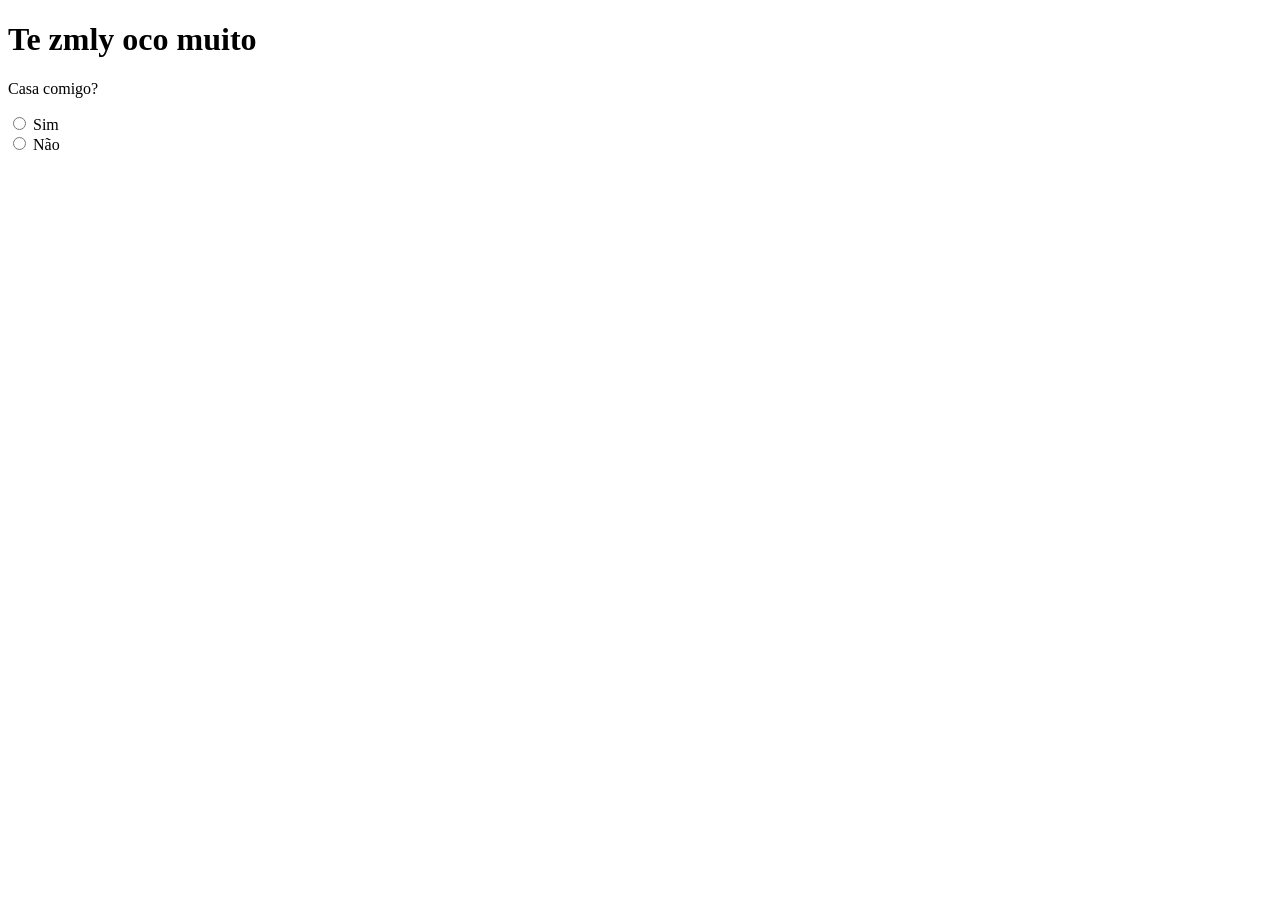
<file: Index.html>
<!DOCTYPE html>
<html lang="en">
<head>
    <meta charset="UTF-8">
    <meta name="viewport" content="width=device-width, initial-scale=1.0">
    <title>Politica de privacidade - SleepInBus</title>
</head>
<body>
    <h1>Te zmly oco muito</h1>
    <p>Casa comigo?</p>
    <input type="radio" name="sim" value="sim"> Sim<br>
    <input type="radio" name="nao" value="nao"> Não<br>
    <script>
        const radios = document.querySelectorAll('input[type="radio"]');
        radios.forEach(radio => {
            radio.addEventListener('change', () => {
                if (radio.value === 'sim') {
                    alert('UHUUUUL :D');
                } else {
                    alert('vai sim, ja pagou o caraio do cartorio >:(');
                }
            });
        });
    </script>
</body>
</html>
</file>
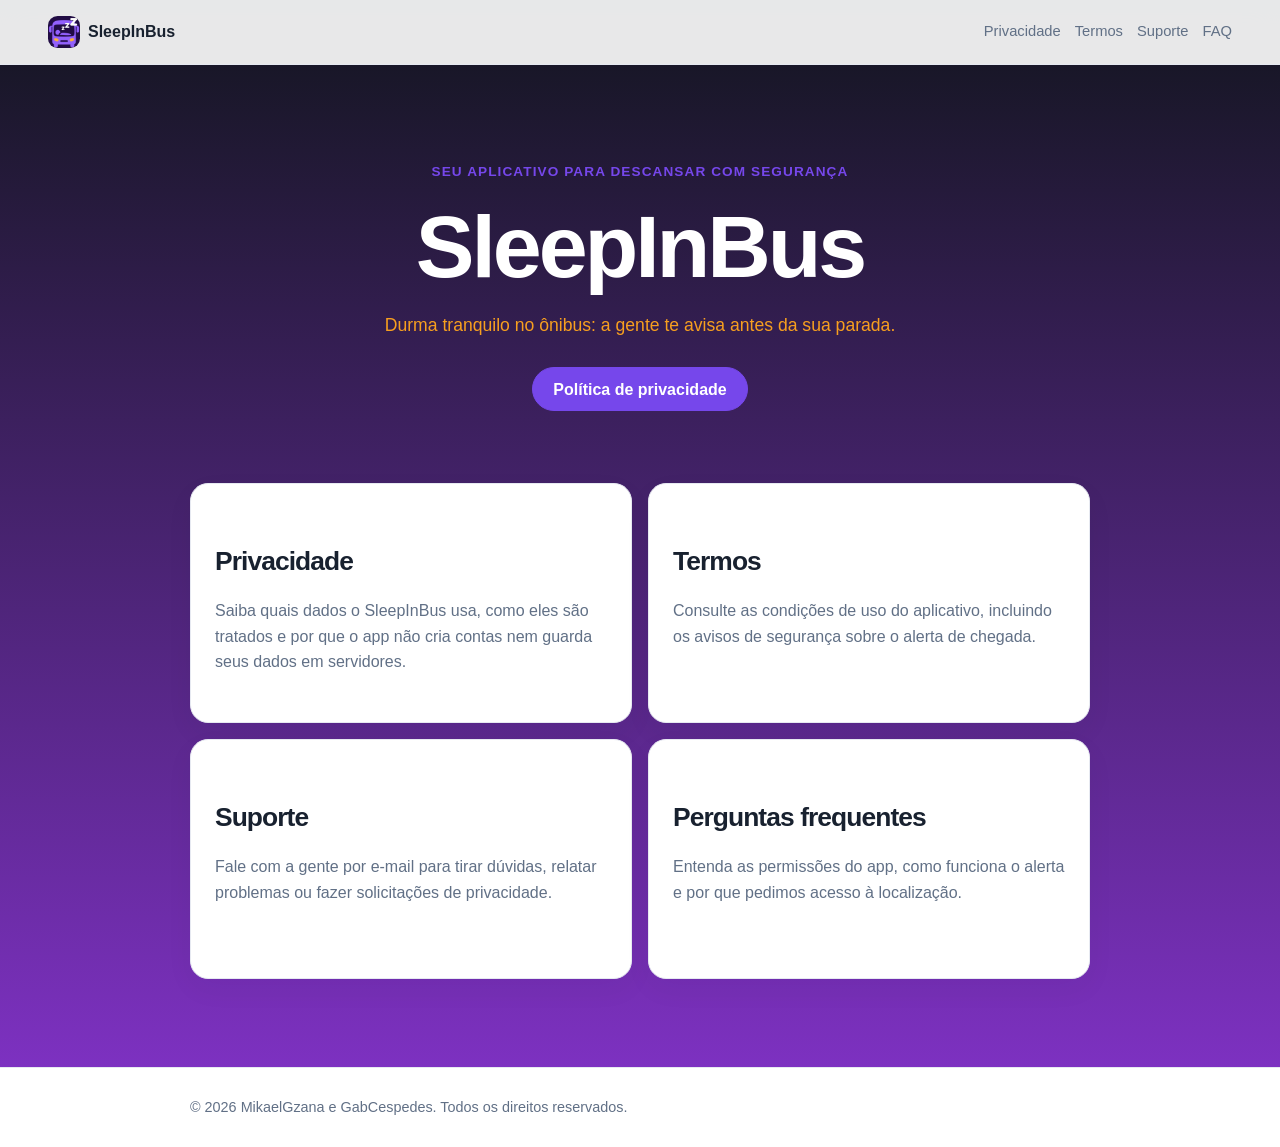
<file: index.html>
<!doctype html>
<html lang="pt-BR">
  <head>
    <meta charset="utf-8">
    <meta name="viewport" content="width=device-width, initial-scale=1">
    <meta name="description" content="Conheça o SleepInBus e acesse as páginas de privacidade, exclusão de conta, suporte, perguntas frequentes e novidades do aplicativo.">
    <meta name="robots" content="index,follow">
    <meta name="theme-color" content="#7647eb">
    <title>SleepInBus</title>
    <link rel="stylesheet" href="assets/styles.css">
  </head>
  <body data-page="home">
    <header class="site-header">
      <nav class="container nav">
        <a class="brand" href="index.html" style="display: inline-flex; align-items: center; gap: 8px;">
          <img class="app-icon" src="assets/images/sleepIcon.jpeg" alt="Ícone do SleepInBus" style="width: 32px; height: 32px; border-radius: 30%; object-fit: cover;">
          <span data-app-name>SleepInBus</span>
        </a>
        <div class="nav-links">
          <a href="privacy.html">Privacidade</a>
          <a href="terms.html">Termos</a>
          <a href="support.html">Suporte</a>
          <a href="faq.html">FAQ</a>
        </div>
      </nav>
    </header>
    <main class="container">
      <section class="hero">
        <div class="eyebrow">Seu aplicativo para descansar com segurança</div>
        <h1 data-app-name id="app-name">SleepInBus</h1>
        <p data-tagline id="data-tagline">Durma tranquilo no ônibus</p>
        <div class="actions">
          <a class="button button-primary" href="privacy.html">Política de privacidade</a>
        </div>
      </section>
      <section class="cards">
        <a class="card" href="privacy.html">
          <h2>Privacidade</h2>
          <p>Saiba quais dados o SleepInBus usa, como eles são tratados e por que o app não cria contas nem guarda seus dados em servidores.</p>
        </a>
        <a class="card" href="terms.html">
          <h2>Termos</h2>
          <p>Consulte as condições de uso do aplicativo, incluindo os avisos de segurança sobre o alerta de chegada.</p>
        </a>
        <a class="card" href="support.html">
          <h2>Suporte</h2>
          <p>Fale com a gente por e-mail para tirar dúvidas, relatar problemas ou fazer solicitações de privacidade.</p>
        </a>
        <a class="card" href="faq.html">
          <h2>Perguntas frequentes</h2>
          <p>Entenda as permissões do app, como funciona o alerta e por que pedimos acesso à localização.</p>
        </a>
      </section>
    </main>
    <footer class="site-footer">
      <div class="container footer-row">
        <span>© 2026 <span data-developer-name>MikaelGzana e GabCespedes</span>. Todos os direitos reservados.</span>
      </div>
    </footer>
    <script src="assets/config.js"></script>
    <script src="assets/site.js"></script>
  </body>
</html>
</file>
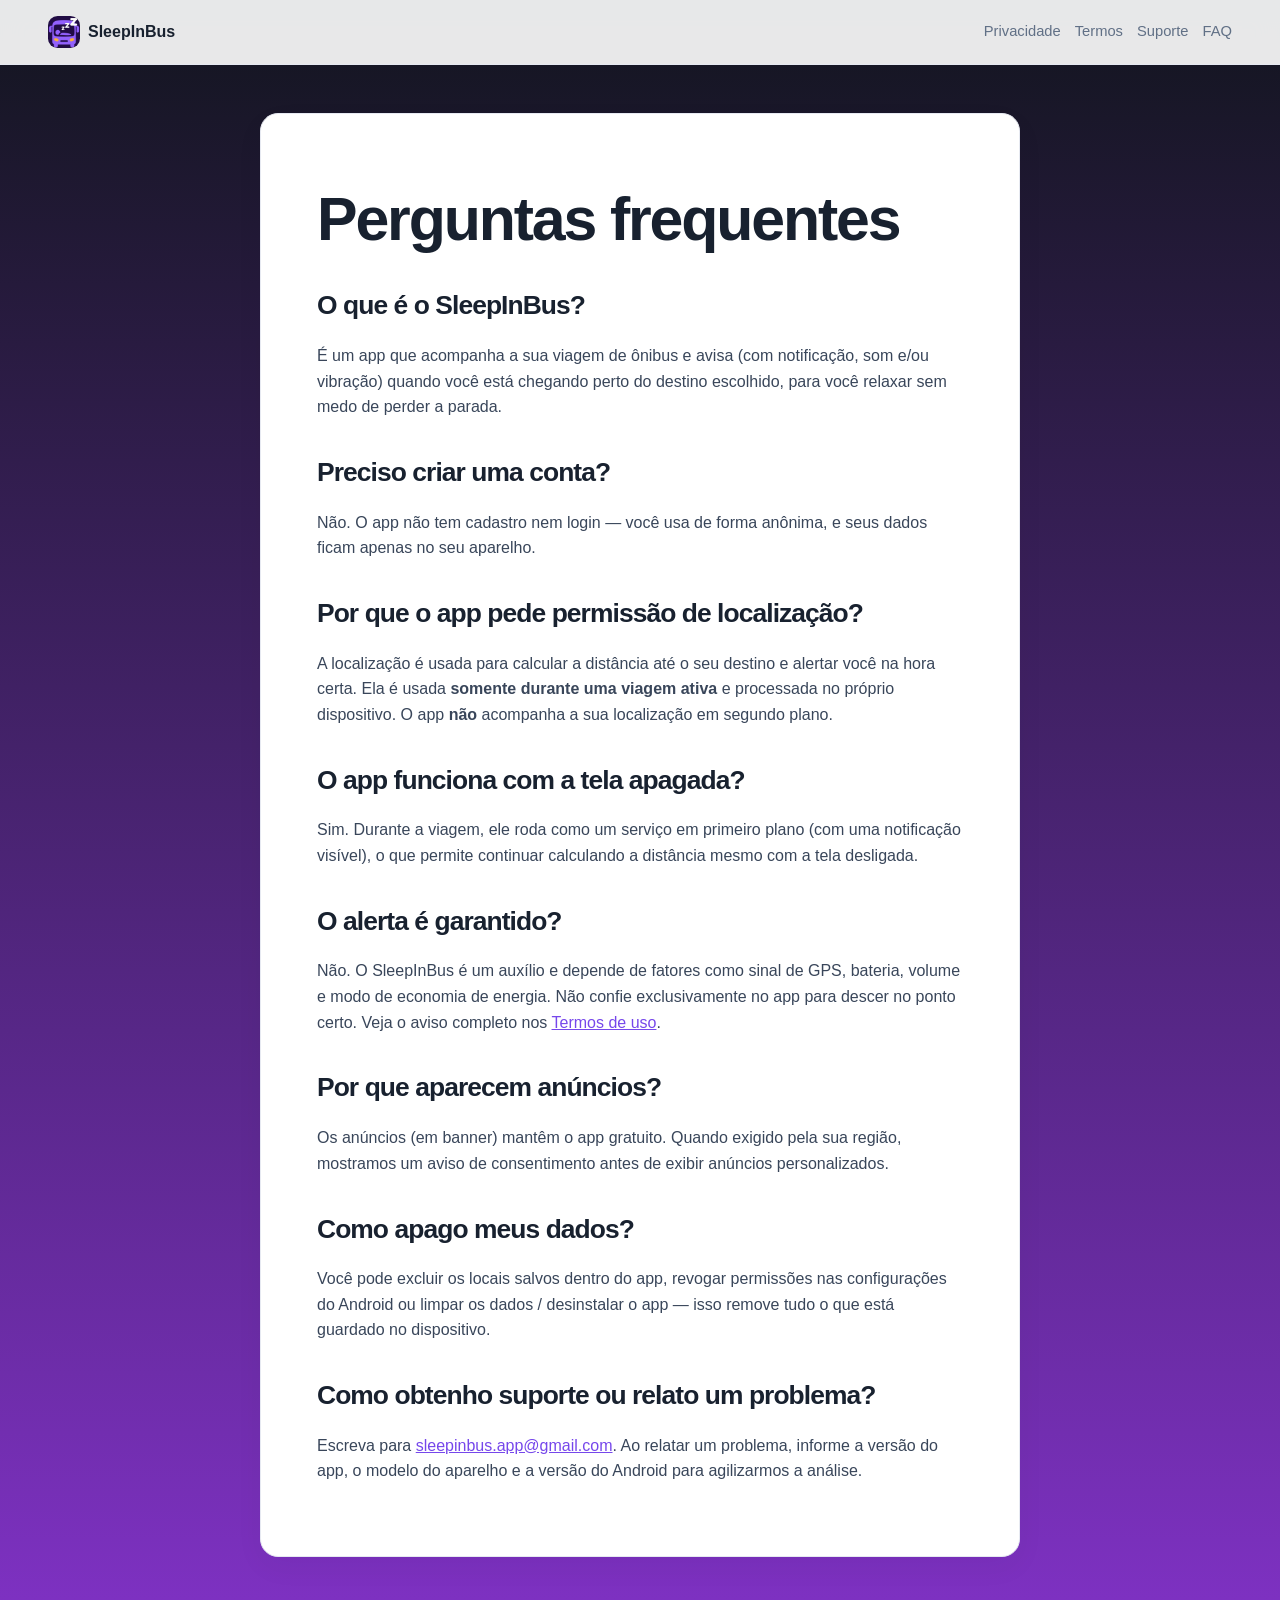
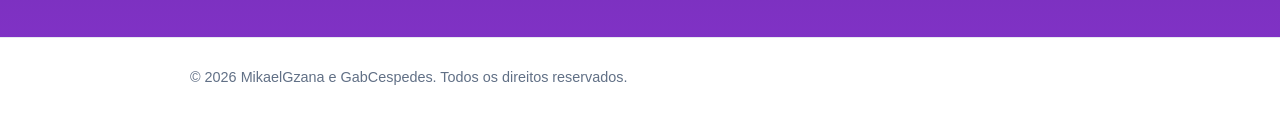
<file: faq.html>
<!doctype html>
<html lang="pt-BR">
  <head><meta charset="utf-8">
    <meta name="viewport" content="width=device-width, initial-scale=1">
    <meta name="description" content="Perguntas frequentes sobre suporte, exclusão de conta e permissões do SleepInBus.">
    <meta name="robots" content="index,follow">
    <meta name="theme-color" content="#7647eb">
    <title>Perguntas frequentes · SleepInBus</title>
    <link rel="stylesheet" href="assets/styles.css">
  </head>
  <body>
    <header class="site-header">
      <nav class="container nav">
        <a class="brand" href="index.html" style="display: inline-flex; align-items: center; gap: 8px;">
          <img class="app-icon" src="assets/images/sleepIcon.jpeg" alt="Ícone do SleepInBus" style="width: 32px; height: 32px; border-radius: 30%; object-fit: cover;">
          <span data-app-name>SleepInBus</span>
        </a>
        <div class="nav-links">
          <a href="privacy.html">Privacidade</a>
          <a href="terms.html">Termos</a>
          <a href="support.html">Suporte</a>
          <a href="faq.html">FAQ</a>
        </div>
      </nav>
    </header>
    <main class="container">
      <article class="legal">
        <h1>Perguntas frequentes</h1>

        <h2>O que é o SleepInBus?</h2>
        <p>É um app que acompanha a sua viagem de ônibus e avisa (com notificação, som e/ou vibração) quando você
        está chegando perto do destino escolhido, para você relaxar sem medo de perder a parada.</p>

        <h2>Preciso criar uma conta?</h2>
        <p>Não. O app não tem cadastro nem login — você usa de forma anônima, e seus dados ficam apenas no seu
        aparelho.</p>

        <h2>Por que o app pede permissão de localização?</h2>
        <p>A localização é usada para calcular a distância até o seu destino e alertar você na hora certa. Ela é
        usada <strong>somente durante uma viagem ativa</strong> e processada no próprio dispositivo. O app
        <strong>não</strong> acompanha a sua localização em segundo plano.</p>

        <h2>O app funciona com a tela apagada?</h2>
        <p>Sim. Durante a viagem, ele roda como um serviço em primeiro plano (com uma notificação visível), o que
        permite continuar calculando a distância mesmo com a tela desligada.</p>

        <h2>O alerta é garantido?</h2>
        <p>Não. O SleepInBus é um auxílio e depende de fatores como sinal de GPS, bateria, volume e modo de
        economia de energia. Não confie exclusivamente no app para descer no ponto certo. Veja o aviso completo
        nos <a href="terms.html">Termos de uso</a>.</p>

        <h2>Por que aparecem anúncios?</h2>
        <p>Os anúncios (em banner) mantêm o app gratuito. Quando exigido pela sua região, mostramos um aviso de
        consentimento antes de exibir anúncios personalizados.</p>

        <h2>Como apago meus dados?</h2>
        <p>Você pode excluir os locais salvos dentro do app, revogar permissões nas configurações do Android ou
        limpar os dados / desinstalar o app — isso remove tudo o que está guardado no dispositivo.</p>

        <h2>Como obtenho suporte ou relato um problema?</h2>
        <p>Escreva para <a data-Suporte-email href="mailto:sleepinbus.app@gmail.com">sleepinbus.app@gmail.com</a>.
        Ao relatar um problema, informe a versão do app, o modelo do aparelho e a versão do Android para
        agilizarmos a análise.</p>
      </article>
    </main>
    <footer class="site-footer">
      <div class="container footer-row">
        <span>© 2026 <span data-developer-name>MikaelGzana e GabCespedes</span>. Todos os direitos reservados.</span>
      </div>
    </footer>
    <script src="assets/config.js"></script>
    <script src="assets/site.js"></script>
  </body>
</html>
</file>
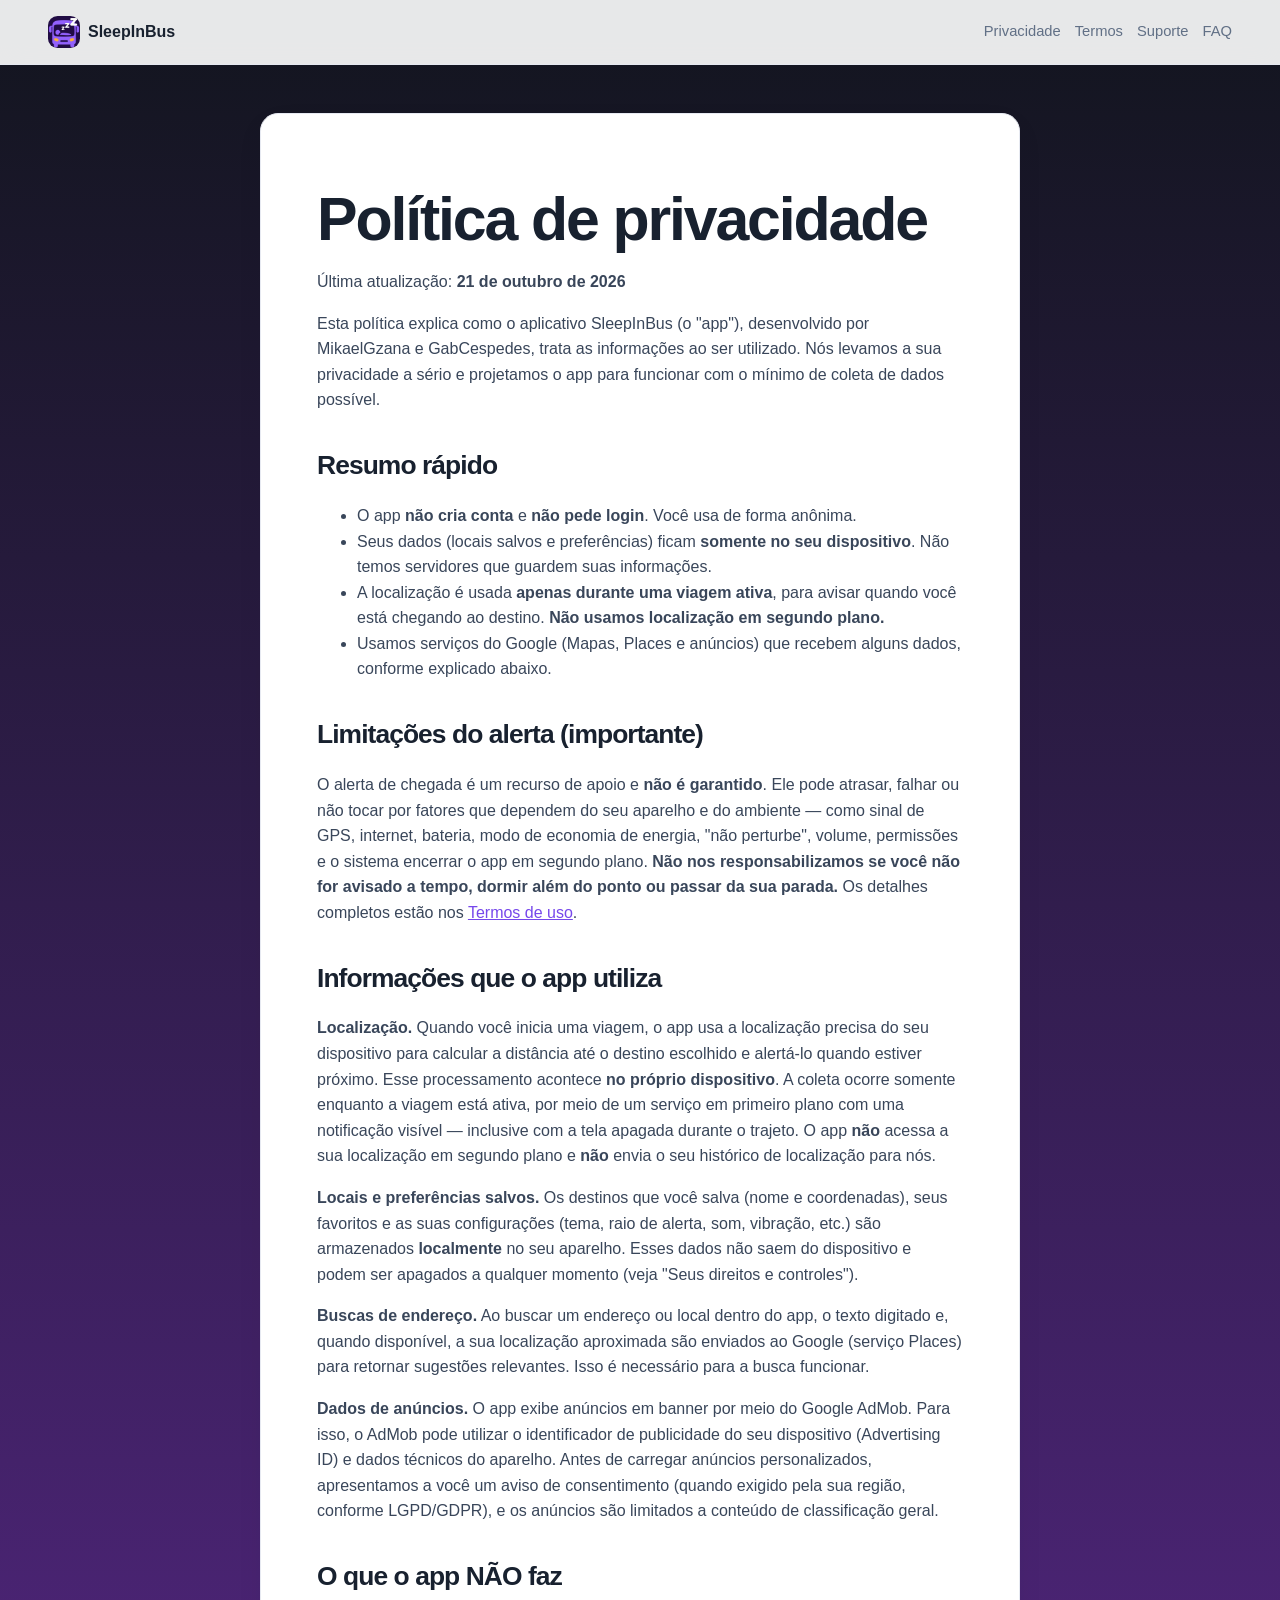
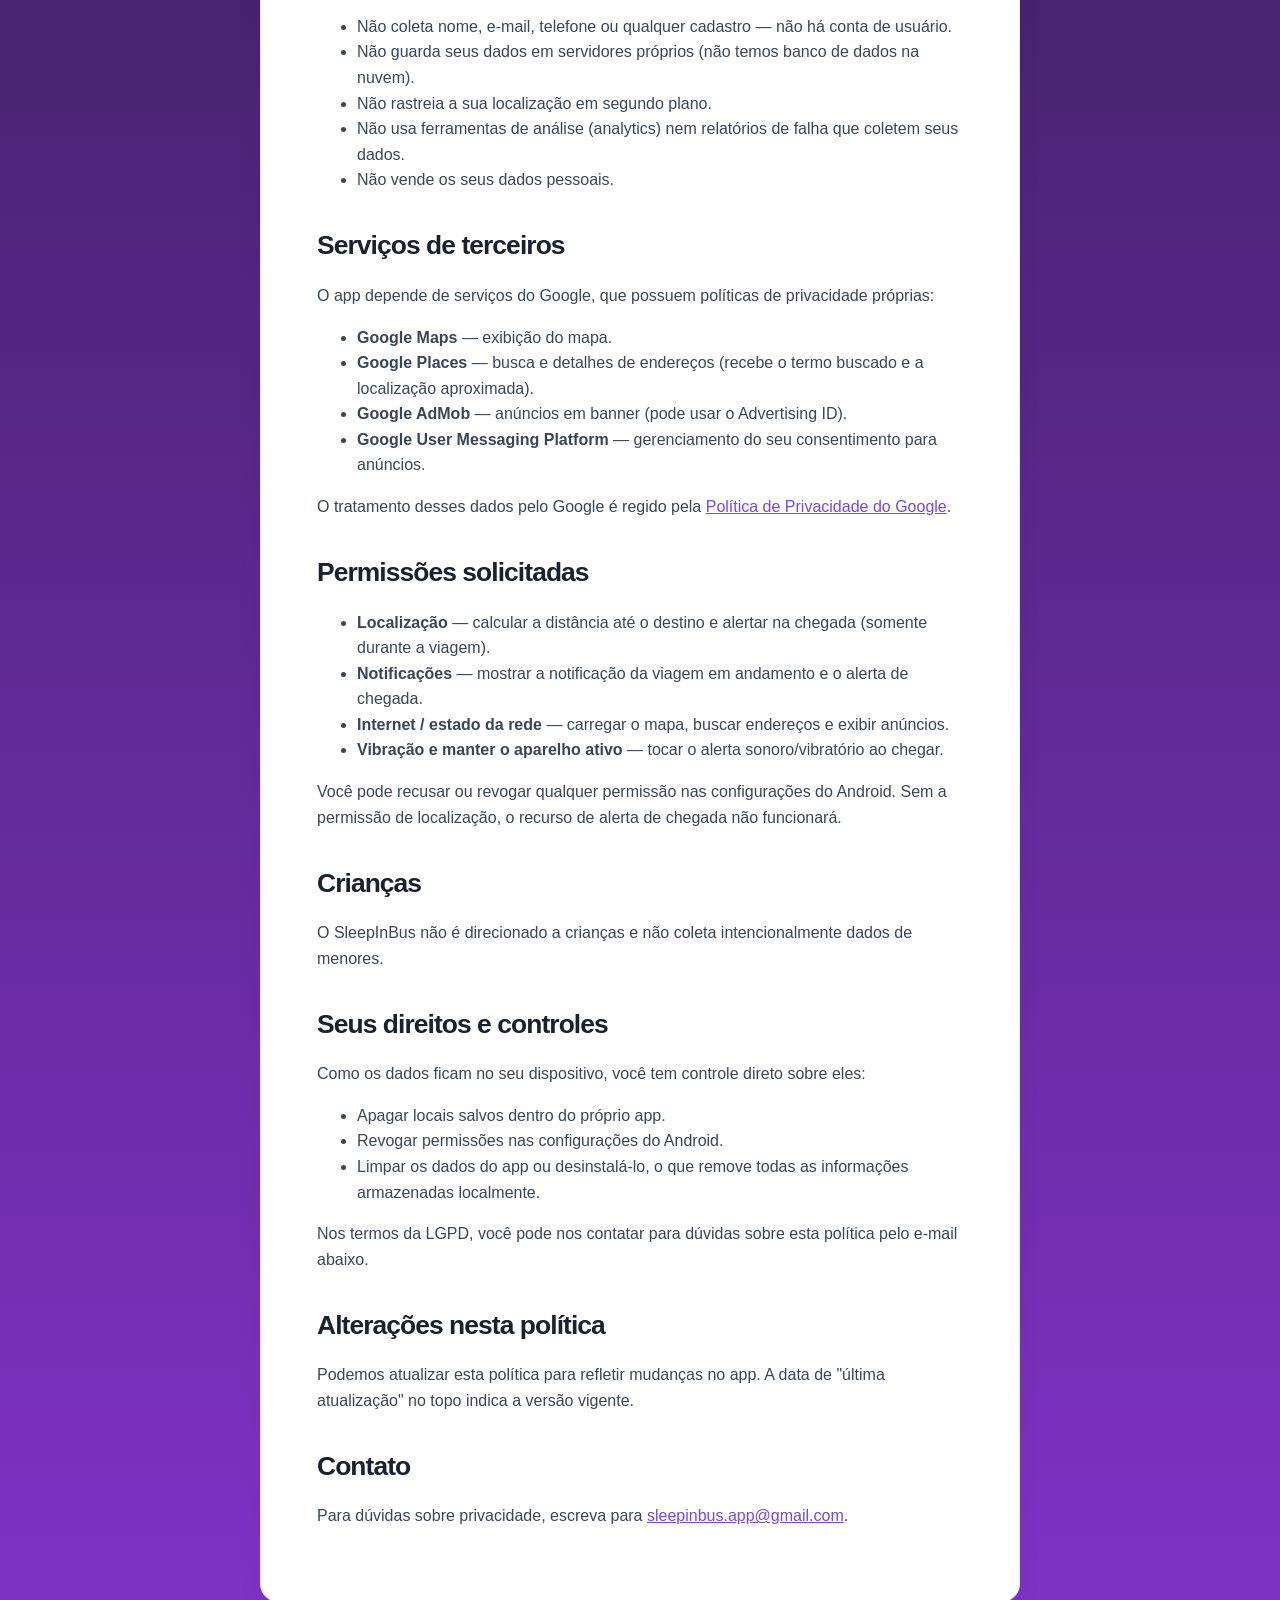
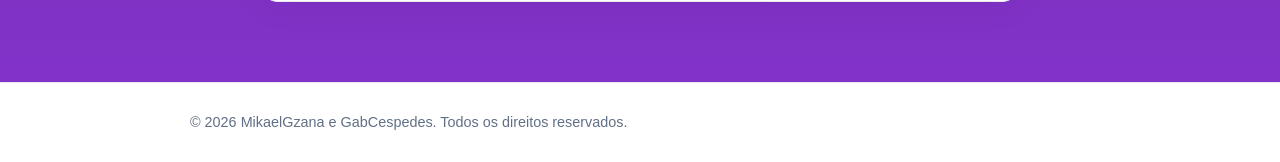
<file: privacy.html>
<!doctype html>
<html lang="pt-BR">
  <head><meta charset="utf-8">
    <meta name="viewport" content="width=device-width, initial-scale=1">
    <meta name="description" content="Leia a política de privacidade do SleepInBus e saiba como os dados pessoais são coletados, usados, compartilhados, armazenados e excluídos.">
    <meta name="robots" content="index,follow">
    <meta name="theme-color" content="#7647eb">
    <title>Política de privacidade · SleepInBus</title>
    <link rel="stylesheet" href="assets/styles.css">
  </head>
  <body>
    <header class="site-header">
      <nav class="container nav">
        <a class="brand" href="index.html" style="display: inline-flex; align-items: center; gap: 8px;">
          <img class="app-icon" src="assets/images/sleepIcon.jpeg" alt="SleepInBus icon" style="width: 32px; height: 32px; border-radius: 30%; object-fit: cover;">
          <span data-app-name>SleepInBus</span>
        </a>
        <div class="nav-links">
          <a href="privacy.html">Privacidade</a>
          <a href="terms.html">Termos</a>
          <a href="support.html">Suporte</a>
          <a href="faq.html">FAQ</a>
        </div>
      </nav>
    </header>
    <main class="container">
      <article class="legal">
        <h1>Política de privacidade</h1>
        <p>Última atualização: <strong data-updated-at>21 de outubro de 2026</strong></p>

        <p>Esta política explica como o aplicativo <span data-app-name>SleepInBus</span> (o "app"),
        desenvolvido por <span data-developer-name>MikaelGzana e GabCespedes</span>, trata as informações
        ao ser utilizado. Nós levamos a sua privacidade a sério e projetamos o app para funcionar com o
        mínimo de coleta de dados possível.</p>

        <h2>Resumo rápido</h2>
        <ul>
          <li>O app <strong>não cria conta</strong> e <strong>não pede login</strong>. Você usa de forma anônima.</li>
          <li>Seus dados (locais salvos e preferências) ficam <strong>somente no seu dispositivo</strong>. Não temos servidores que guardem suas informações.</li>
          <li>A localização é usada <strong>apenas durante uma viagem ativa</strong>, para avisar quando você está chegando ao destino. <strong>Não usamos localização em segundo plano.</strong></li>
          <li>Usamos serviços do Google (Mapas, Places e anúncios) que recebem alguns dados, conforme explicado abaixo.</li>
        </ul>

        <h2>Limitações do alerta (importante)</h2>
        <p>O alerta de chegada é um recurso de apoio e <strong>não é garantido</strong>. Ele pode atrasar, falhar
        ou não tocar por fatores que dependem do seu aparelho e do ambiente — como sinal de GPS, internet, bateria,
        modo de economia de energia, "não perturbe", volume, permissões e o sistema encerrar o app em segundo plano.
        <strong>Não nos responsabilizamos se você não for avisado a tempo, dormir além do ponto ou passar da sua
        parada.</strong> Os detalhes completos estão nos <a href="terms.html">Termos de uso</a>.</p>

        <h2>Informações que o app utiliza</h2>
        <p><strong>Localização.</strong> Quando você inicia uma viagem, o app usa a localização precisa do
        seu dispositivo para calcular a distância até o destino escolhido e alertá-lo quando estiver próximo.
        Esse processamento acontece <strong>no próprio dispositivo</strong>. A coleta ocorre somente enquanto a
        viagem está ativa, por meio de um serviço em primeiro plano com uma notificação visível — inclusive com a
        tela apagada durante o trajeto. O app <strong>não</strong> acessa a sua localização em segundo plano e
        <strong>não</strong> envia o seu histórico de localização para nós.</p>

        <p><strong>Locais e preferências salvos.</strong> Os destinos que você salva (nome e coordenadas),
        seus favoritos e as suas configurações (tema, raio de alerta, som, vibração, etc.) são armazenados
        <strong>localmente</strong> no seu aparelho. Esses dados não saem do dispositivo e podem ser apagados
        a qualquer momento (veja "Seus direitos e controles").</p>

        <p><strong>Buscas de endereço.</strong> Ao buscar um endereço ou local dentro do app, o texto digitado
        e, quando disponível, a sua localização aproximada são enviados ao Google (serviço Places) para retornar
        sugestões relevantes. Isso é necessário para a busca funcionar.</p>

        <p><strong>Dados de anúncios.</strong> O app exibe anúncios em banner por meio do Google AdMob. Para isso,
        o AdMob pode utilizar o identificador de publicidade do seu dispositivo (Advertising ID) e dados técnicos
        do aparelho. Antes de carregar anúncios personalizados, apresentamos a você um aviso de consentimento
        (quando exigido pela sua região, conforme LGPD/GDPR), e os anúncios são limitados a conteúdo de
        classificação geral.</p>

        <h2>O que o app NÃO faz</h2>
        <ul>
          <li>Não coleta nome, e-mail, telefone ou qualquer cadastro — não há conta de usuário.</li>
          <li>Não guarda seus dados em servidores próprios (não temos banco de dados na nuvem).</li>
          <li>Não rastreia a sua localização em segundo plano.</li>
          <li>Não usa ferramentas de análise (analytics) nem relatórios de falha que coletem seus dados.</li>
          <li>Não vende os seus dados pessoais.</li>
        </ul>

        <h2>Serviços de terceiros</h2>
        <p>O app depende de serviços do Google, que possuem políticas de privacidade próprias:</p>
        <ul>
          <li><strong>Google Maps</strong> — exibição do mapa.</li>
          <li><strong>Google Places</strong> — busca e detalhes de endereços (recebe o termo buscado e a localização aproximada).</li>
          <li><strong>Google AdMob</strong> — anúncios em banner (pode usar o Advertising ID).</li>
          <li><strong>Google User Messaging Platform</strong> — gerenciamento do seu consentimento para anúncios.</li>
        </ul>
        <p>O tratamento desses dados pelo Google é regido pela
        <a href="https://policies.google.com/privacy" target="_blank" rel="noopener">Política de Privacidade do Google</a>.</p>

        <h2>Permissões solicitadas</h2>
        <ul>
          <li><strong>Localização</strong> — calcular a distância até o destino e alertar na chegada (somente durante a viagem).</li>
          <li><strong>Notificações</strong> — mostrar a notificação da viagem em andamento e o alerta de chegada.</li>
          <li><strong>Internet / estado da rede</strong> — carregar o mapa, buscar endereços e exibir anúncios.</li>
          <li><strong>Vibração e manter o aparelho ativo</strong> — tocar o alerta sonoro/vibratório ao chegar.</li>
        </ul>
        <p>Você pode recusar ou revogar qualquer permissão nas configurações do Android. Sem a permissão de
        localização, o recurso de alerta de chegada não funcionará.</p>

        <h2>Crianças</h2>
        <p>O SleepInBus não é direcionado a crianças e não coleta intencionalmente dados de menores.</p>

        <h2>Seus direitos e controles</h2>
        <p>Como os dados ficam no seu dispositivo, você tem controle direto sobre eles:</p>
        <ul>
          <li>Apagar locais salvos dentro do próprio app.</li>
          <li>Revogar permissões nas configurações do Android.</li>
          <li>Limpar os dados do app ou desinstalá-lo, o que remove todas as informações armazenadas localmente.</li>
        </ul>
        <p>Nos termos da LGPD, você pode nos contatar para dúvidas sobre esta política pelo e-mail abaixo.</p>

        <h2>Alterações nesta política</h2>
        <p>Podemos atualizar esta política para refletir mudanças no app. A data de "última atualização" no topo
        indica a versão vigente.</p>

        <h2>Contato</h2>
        <p>Para dúvidas sobre privacidade, escreva para
        <a data-Suporte-email href="mailto:sleepinbus.app@gmail.com">sleepinbus.app@gmail.com</a>.</p>
      </article>
    </main>
    <footer class="site-footer">
      <div class="container footer-row">
        <span>© 2026 <span data-developer-name>MikaelGzana e GabCespedes</span>. Todos os direitos reservados.</span>
      </div>
    </footer>
    <script src="assets/config.js"></script>
    <script src="assets/site.js"></script>
  </body>
</html>
</file>
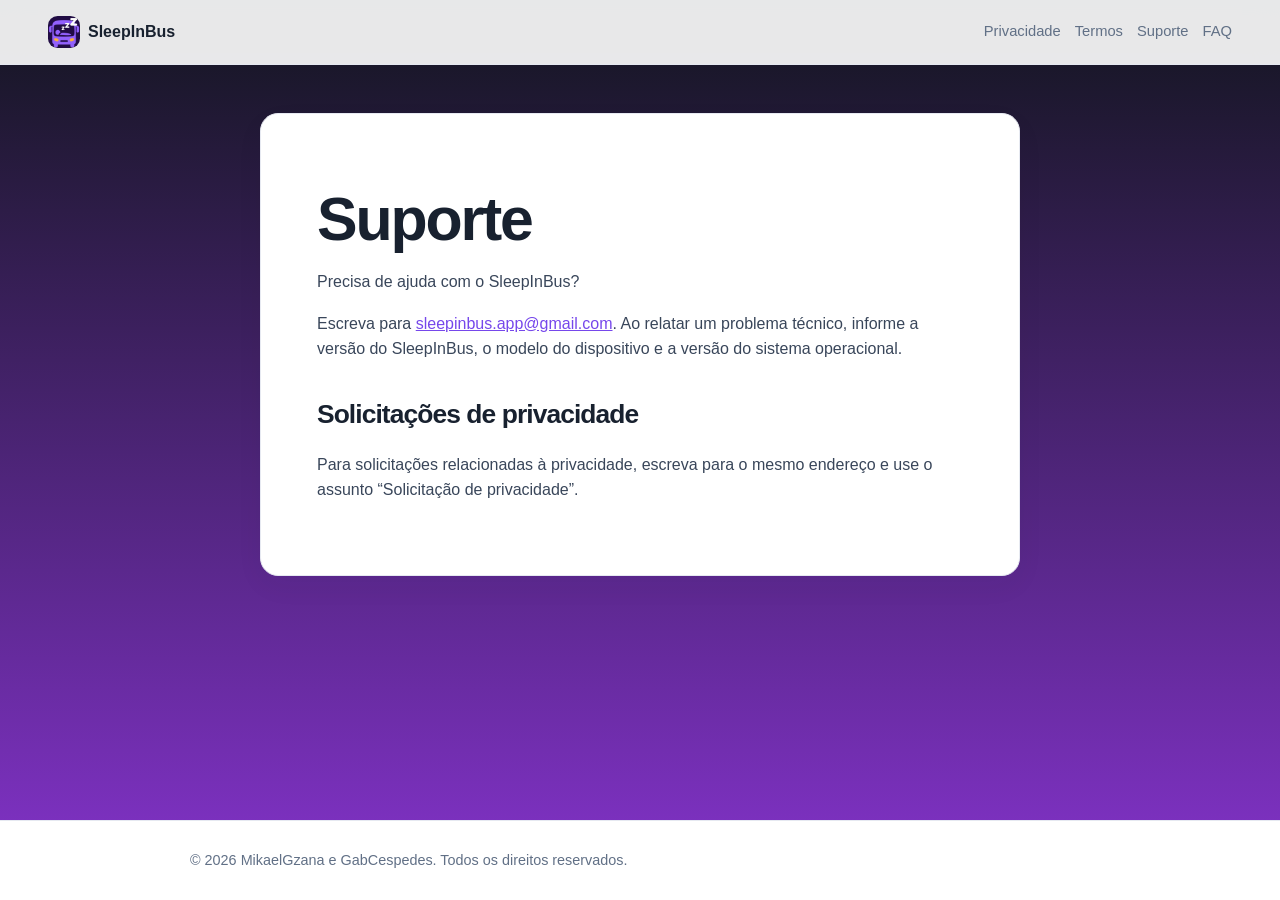
<file: support.html>
<!doctype html>
<html lang="pt-BR">
  <head><meta charset="utf-8">
    <meta name="viewport" content="width=device-width, initial-scale=1">
    <meta name="description" content="Encontre ajuda e entre em contato com o suporte do SleepInBus.">
    <meta name="robots" content="index,follow">
    <meta name="theme-color" content="#7647eb">
    <title>Suporte · SleepInBus</title>
    <link rel="stylesheet" href="assets/styles.css">
  </head>
  <body>
    <header class="site-header">
      <nav class="container nav">
        <a class="brand" href="index.html" style="display: inline-flex; align-items: center; gap: 8px;">
          <img class="app-icon" src="assets/images/sleepIcon.jpeg" alt="Ícone do SleepInBus" style="width: 32px; height: 32px; border-radius: 30%; object-fit: cover;">
          <span data-app-name>SleepInBus</span>
        </a>
        <div class="nav-links">
          <a href="privacy.html">Privacidade</a>
          <a href="terms.html">Termos</a>
          <a href="support.html">Suporte</a>
          <a href="faq.html">FAQ</a>
        </div>
      </nav>
    </header>
    <main class="container">
      <article class="legal">
        <h1>Suporte</h1>
        <p>Precisa de ajuda com o <span data-app-name>SleepInBus</span>?</p>
        <p>Escreva para <a data-Suporte-email href="mailto:sleepinbus.app@gmail.com">sleepinbus.app@gmail.com</a>. Ao relatar um problema técnico, informe a versão do SleepInBus, o modelo do dispositivo e a versão do sistema operacional.</p>
        <h2>Solicitações de privacidade</h2>
        <p>Para solicitações relacionadas à privacidade, escreva para o mesmo endereço e use o assunto “Solicitação de privacidade”.</p>
      </article>
    </main>
    <footer class="site-footer">
      <div class="container footer-row">
        <span>© 2026 <span data-developer-name>MikaelGzana e GabCespedes</span>. Todos os direitos reservados.</span>
      </div>
    </footer>
    <script src="assets/config.js"></script>
    <script src="assets/site.js"></script>
  </body>
</html>
</file>
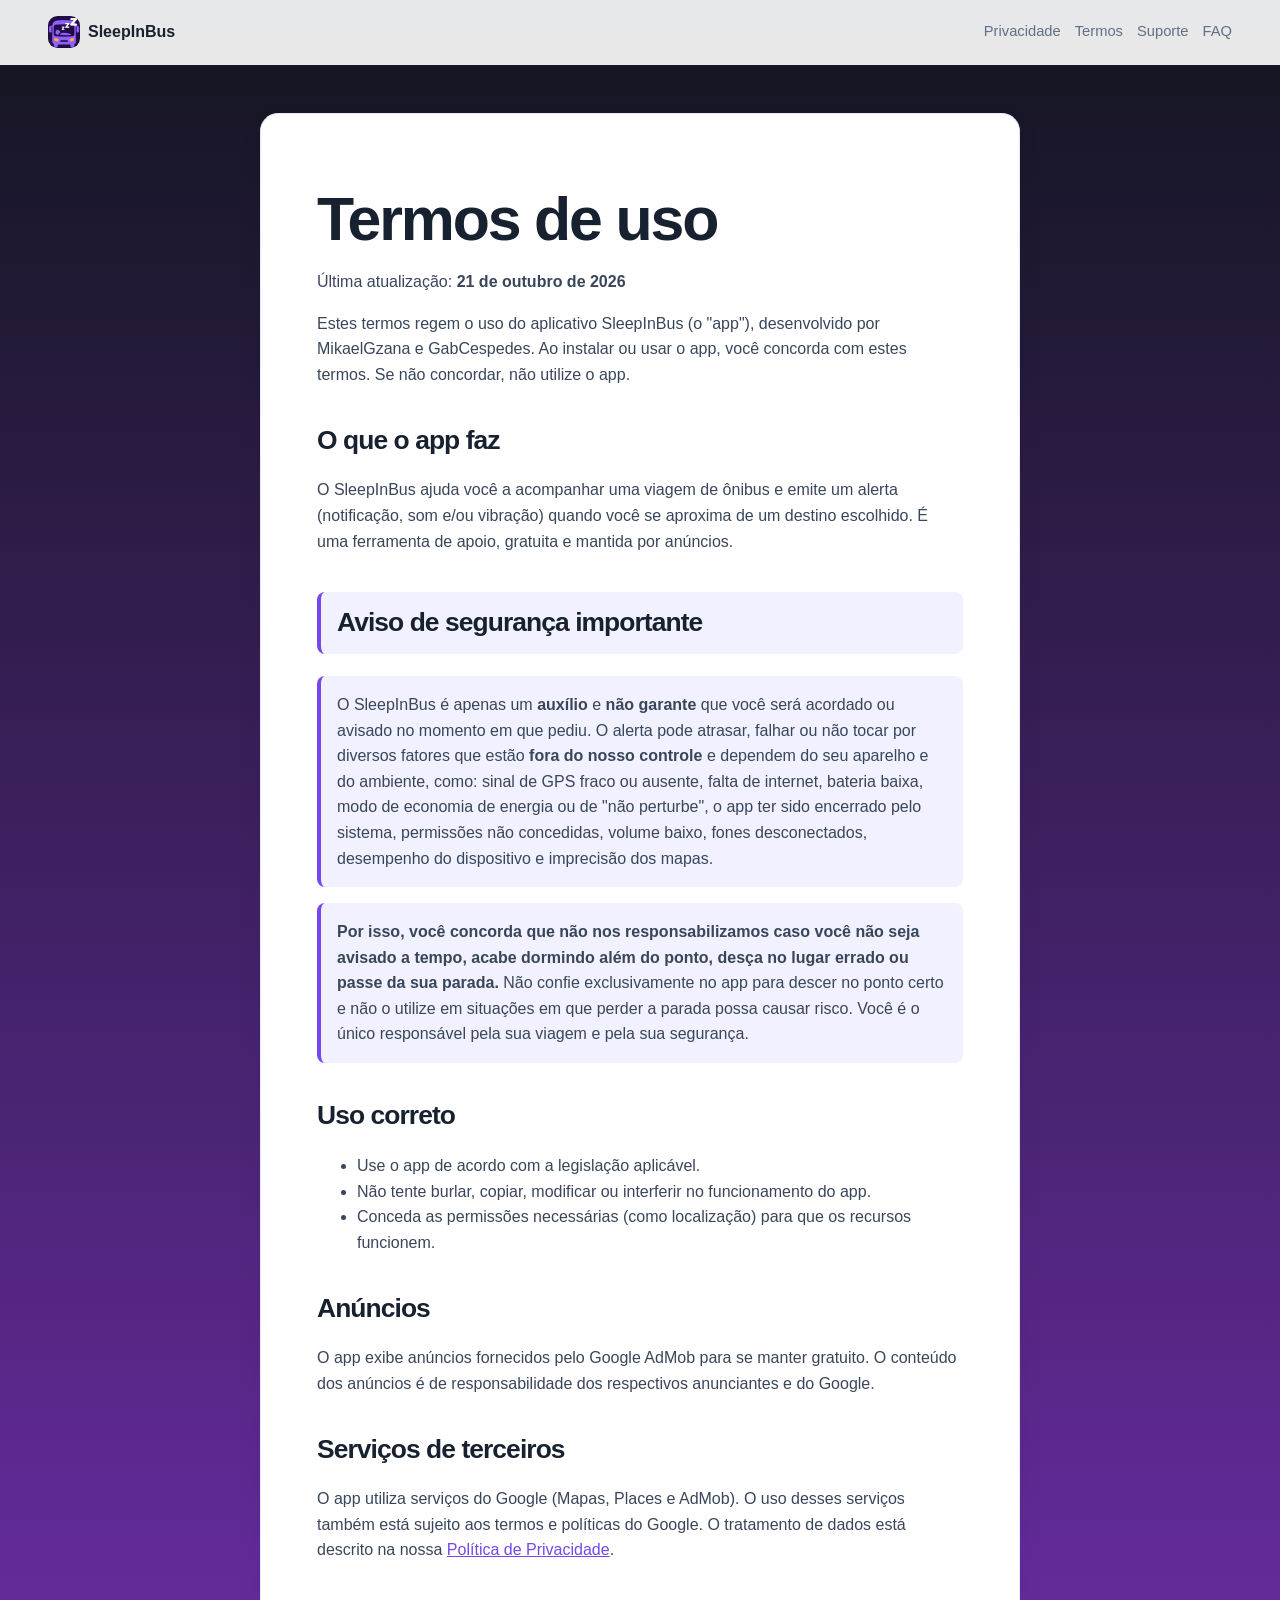
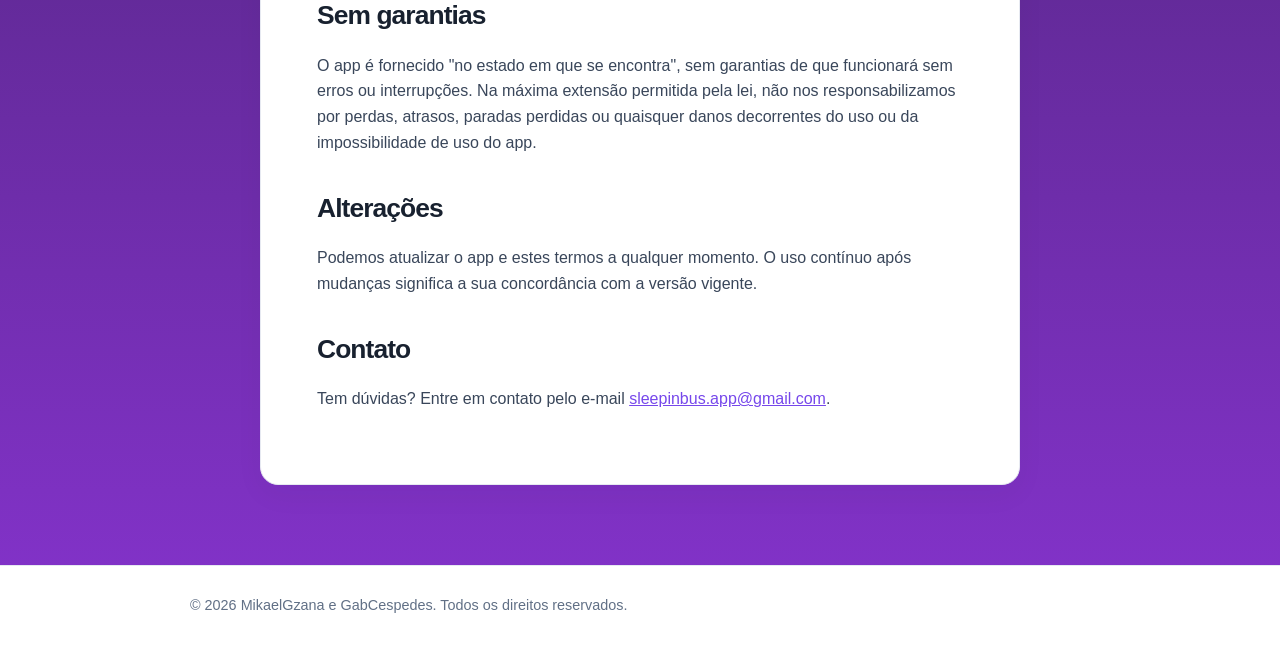
<file: terms.html>
<!doctype html>
<html lang="pt-BR">
  <head><meta charset="utf-8">
    <meta name="viewport" content="width=device-width, initial-scale=1">
    <meta name="description" content="Leia os termos de uso do SleepInBus.">
    <meta name="robots" content="index,follow">
    <meta name="theme-color" content="#7647eb">
    <title>Termos de uso · SleepInBus</title>
    <link rel="stylesheet" href="assets/styles.css">
  </head>
  <body>
    <header class="site-header">
      <nav class="container nav">
        <a class="brand" href="index.html" style="display: inline-flex; align-items: center; gap: 8px;">
          <img class="app-icon" src="assets/images/sleepIcon.jpeg" alt="Ícone do SleepInBus" style="width: 32px; height: 32px; border-radius: 30%; object-fit: cover;">
          <span data-app-name>SleepInBus</span>
        </a>
        <div class="nav-links">
          <a href="privacy.html">Privacidade</a>
          <a href="terms.html">Termos</a>
          <a href="support.html">Suporte</a>
          <a href="faq.html">FAQ</a>
        </div>
      </nav>
    </header>
    <main class="container">
      <article class="legal">
        <h1>Termos de uso</h1>
        <p>Última atualização: <strong data-updated-at>21 de outubro de 2026</strong></p>

        <p>Estes termos regem o uso do aplicativo <span data-app-name>SleepInBus</span> (o "app"), desenvolvido
        por <span data-developer-name>MikaelGzana e GabCespedes</span>. Ao instalar ou usar o app, você concorda
        com estes termos. Se não concordar, não utilize o app.</p>

        <h2>O que o app faz</h2>
        <p>O SleepInBus ajuda você a acompanhar uma viagem de ônibus e emite um alerta (notificação, som e/ou
        vibração) quando você se aproxima de um destino escolhido. É uma ferramenta de apoio, gratuita e mantida
        por anúncios.</p>

        <h2 class="notice">Aviso de segurança importante</h2>
        <p class="notice">O SleepInBus é apenas um <strong>auxílio</strong> e <strong>não garante</strong> que você
        será acordado ou avisado no momento em que pediu. O alerta pode atrasar, falhar ou não tocar por diversos
        fatores que estão <strong>fora do nosso controle</strong> e dependem do seu aparelho e do ambiente, como:
        sinal de GPS fraco ou ausente, falta de internet, bateria baixa, modo de economia de energia ou de "não
        perturbe", o app ter sido encerrado pelo sistema, permissões não concedidas, volume baixo, fones
        desconectados, desempenho do dispositivo e imprecisão dos mapas.</p>
        <p class="notice"><strong>Por isso, você concorda que não nos responsabilizamos caso você não seja
        avisado a tempo, acabe dormindo além do ponto, desça no lugar errado ou passe da sua parada.</strong>
        Não confie exclusivamente no app para descer no ponto certo e não o utilize em situações em que perder a
        parada possa causar risco. Você é o único responsável pela sua viagem e pela sua segurança.</p>

        <h2>Uso correto</h2>
        <ul>
          <li>Use o app de acordo com a legislação aplicável.</li>
          <li>Não tente burlar, copiar, modificar ou interferir no funcionamento do app.</li>
          <li>Conceda as permissões necessárias (como localização) para que os recursos funcionem.</li>
        </ul>

        <h2>Anúncios</h2>
        <p>O app exibe anúncios fornecidos pelo Google AdMob para se manter gratuito. O conteúdo dos anúncios é
        de responsabilidade dos respectivos anunciantes e do Google.</p>

        <h2>Serviços de terceiros</h2>
        <p>O app utiliza serviços do Google (Mapas, Places e AdMob). O uso desses serviços também está sujeito aos
        termos e políticas do Google. O tratamento de dados está descrito na nossa
        <a href="privacy.html">Política de Privacidade</a>.</p>

        <h2>Sem garantias</h2>
        <p>O app é fornecido "no estado em que se encontra", sem garantias de que funcionará sem erros ou
        interrupções. Na máxima extensão permitida pela lei, não nos responsabilizamos por perdas, atrasos,
        paradas perdidas ou quaisquer danos decorrentes do uso ou da impossibilidade de uso do app.</p>

        <h2>Alterações</h2>
        <p>Podemos atualizar o app e estes termos a qualquer momento. O uso contínuo após mudanças significa a
        sua concordância com a versão vigente.</p>

        <h2>Contato</h2>
        <p>Tem dúvidas? Entre em contato pelo e-mail
        <a data-Suporte-email href="mailto:sleepinbus.app@gmail.com">sleepinbus.app@gmail.com</a>.</p>
      </article>
    </main>
    <footer class="site-footer">
      <div class="container footer-row">
        <span>© 2026 <span data-developer-name>MikaelGzana e GabCespedes</span>. Todos os direitos reservados.</span>
      </div>
    </footer>
    <script src="assets/config.js"></script>
    <script src="assets/site.js"></script>
  </body>
</html>
</file>
<file: assets/styles.css>
:root { 
    --accent: #7647eb; 
    --ink: #18212f; 
    --tittle: #fff;
    --muted: #617086; 
    --canvas: linear-gradient(180deg, #12151e 0%, #8533cd 100%); 
    --surface: #fff; 
    --line: #e6e9f1; 
    --detail: #f79f1f
}
* { 
    box-sizing: border-box; 
}
html { 
    scroll-behavior: smooth; 
}
body {
    min-height: 100vh;
    min-height: 100dvh;
    display: flex;
    flex-direction: column;
    margin: 0; 
    color: var(--ink); 
    background: var(--canvas); 
    font: 16px/1.6 -apple-system, BlinkMacSystemFont, "Segoe UI", sans-serif; 
}
a {
     color: var(--accent); 
    }
#app-name{
    color: var(--tittle);
}
#data-tagline{
    color: var(--detail);
}
.container { 
    width: min(100% - 40px, 900px);
    margin: 0 auto; 
}
.site-header {
    background: rgba(255, 255, 255, 0.9);
    border-bottom: 1px solid var(--line);
    position: sticky;
    top: 0;
    backdrop-filter: blur(14px);
}
.nav {
    min-height: 64px;
    display: flex;
    gap: 20px;
    align-items: center;
    justify-content: space-between;
}
.site-header .nav {
    width: 100%;
    max-width: none;
    padding-right: clamp(14px, 4vw, 48px);
    padding-left: clamp(14px, 4vw, 48px);
}
.brand {
    color: var(--ink);
    font-weight: 750;
    text-decoration: none;
}
.nav-links {
    display: flex;
    flex: 1;
    flex-wrap: wrap;
    justify-content: flex-end;
    gap: 14px;
    font-size: 0.92rem;
}
.nav-links a {
    color: var(--muted);
    text-decoration: none;
}
.nav-links a:hover {
    color: var(--ink);
}
.hero {
    padding: 96px 0 72px;
    text-align: center;
}
main.container {
    flex: 1;
}
.eyebrow {
    color: var(--accent);
    font-size: 0.85rem;
    font-weight: 700;
    letter-spacing: 0.08em;
    text-transform: uppercase;
}
h1,
h2 {
    letter-spacing: -0.035em;
    line-height: 1.12;
}
h1 {
    margin: 15px auto;
    max-width: 760px;
    font-size: clamp(2.6rem, 8vw, 5.5rem);
}
h2 {
    margin-top: 2.4rem;
    font-size: 1.65rem;
}
.hero p {
    max-width: 630px;
    margin: 0 auto;
    color: var(--muted);
    font-size: 1.1rem;
}
.actions {
    display: flex;
    justify-content: center;
    flex-wrap: wrap;
    gap: 12px;
    margin-top: 28px;
}
.button {
    border: 1px solid var(--accent);
    border-radius: 999px;
    display: inline-flex;
    min-height: 44px;
    align-items: center;
    padding: 0 20px;
    font-weight: 700;
    text-decoration: none;
}
.button-primary {
    color: #fff;
    background: var(--accent);
}
.button-secondary {
    background: #fff;
}
.cards {
    display: grid;
    grid-template-columns: repeat(2, minmax(0, 1fr));
    gap: 16px;
    padding-bottom: 88px;
}
.card,
.legal {
    border: 1px solid var(--line);
    border-radius: 18px;
    background: var(--surface);
    box-shadow: 0 10px 30px rgba(20, 29, 50, 0.04);
}
.card {
    min-height: 240px;
    padding: 24px;
    color: var(--ink);
    text-decoration: none;
}
.card:hover {
    border-color: color-mix(in srgb, var(--accent), var(--line) 55%);
    transform: translateY(-2px);
}
.card p {
    color: var(--muted);
    margin-bottom: 0;
}
.legal {
    max-width: 760px;
    padding: clamp(24px, 6vw, 56px);
    margin: 48px auto 80px;
}
.legal h1 {
    font-size: clamp(2.2rem, 5vw, 3.8rem);
    max-width: none;
}
.legal p,
.legal li {
    color: #39465a;
}
.legal .notice {
    padding: 16px;
    border-left: 4px solid var(--accent);
    background: #f1f1ff;
    border-radius: 8px;
}
.site-footer {
    padding: 28px 0;
    border-top: 1px solid var(--line);
    background: #fff;
    color: var(--muted);
    font-size: 0.9rem;
}
.footer-row {
    display: flex;
    gap: 16px;
    justify-content: space-between;
    flex-wrap: wrap;
}
@media (max-width: 640px) {
    .container {
        width: min(100% - 28px, 900px);
    }

    .nav {
        padding: 12px 0;
        align-items: center;
        flex-direction: column;
        gap: 10px;
    }

    .site-header .nav {
        padding: 12px 14px;
    }

    .site-header .brand {
        align-self: flex-start;
    }

    .nav-links {
        width: 100%;
        justify-content: space-between;
        column-gap: 16px;
        row-gap: 4px;
        text-align: center;
    }

    .hero {
        padding: 72px 0 48px;
        text-align: left;
    }

    .hero p {
        margin-left: 0;
    }

    .actions {
        justify-content: flex-start;
    }

    .cards {
        grid-template-columns: 1fr;
    }

}
</file>
